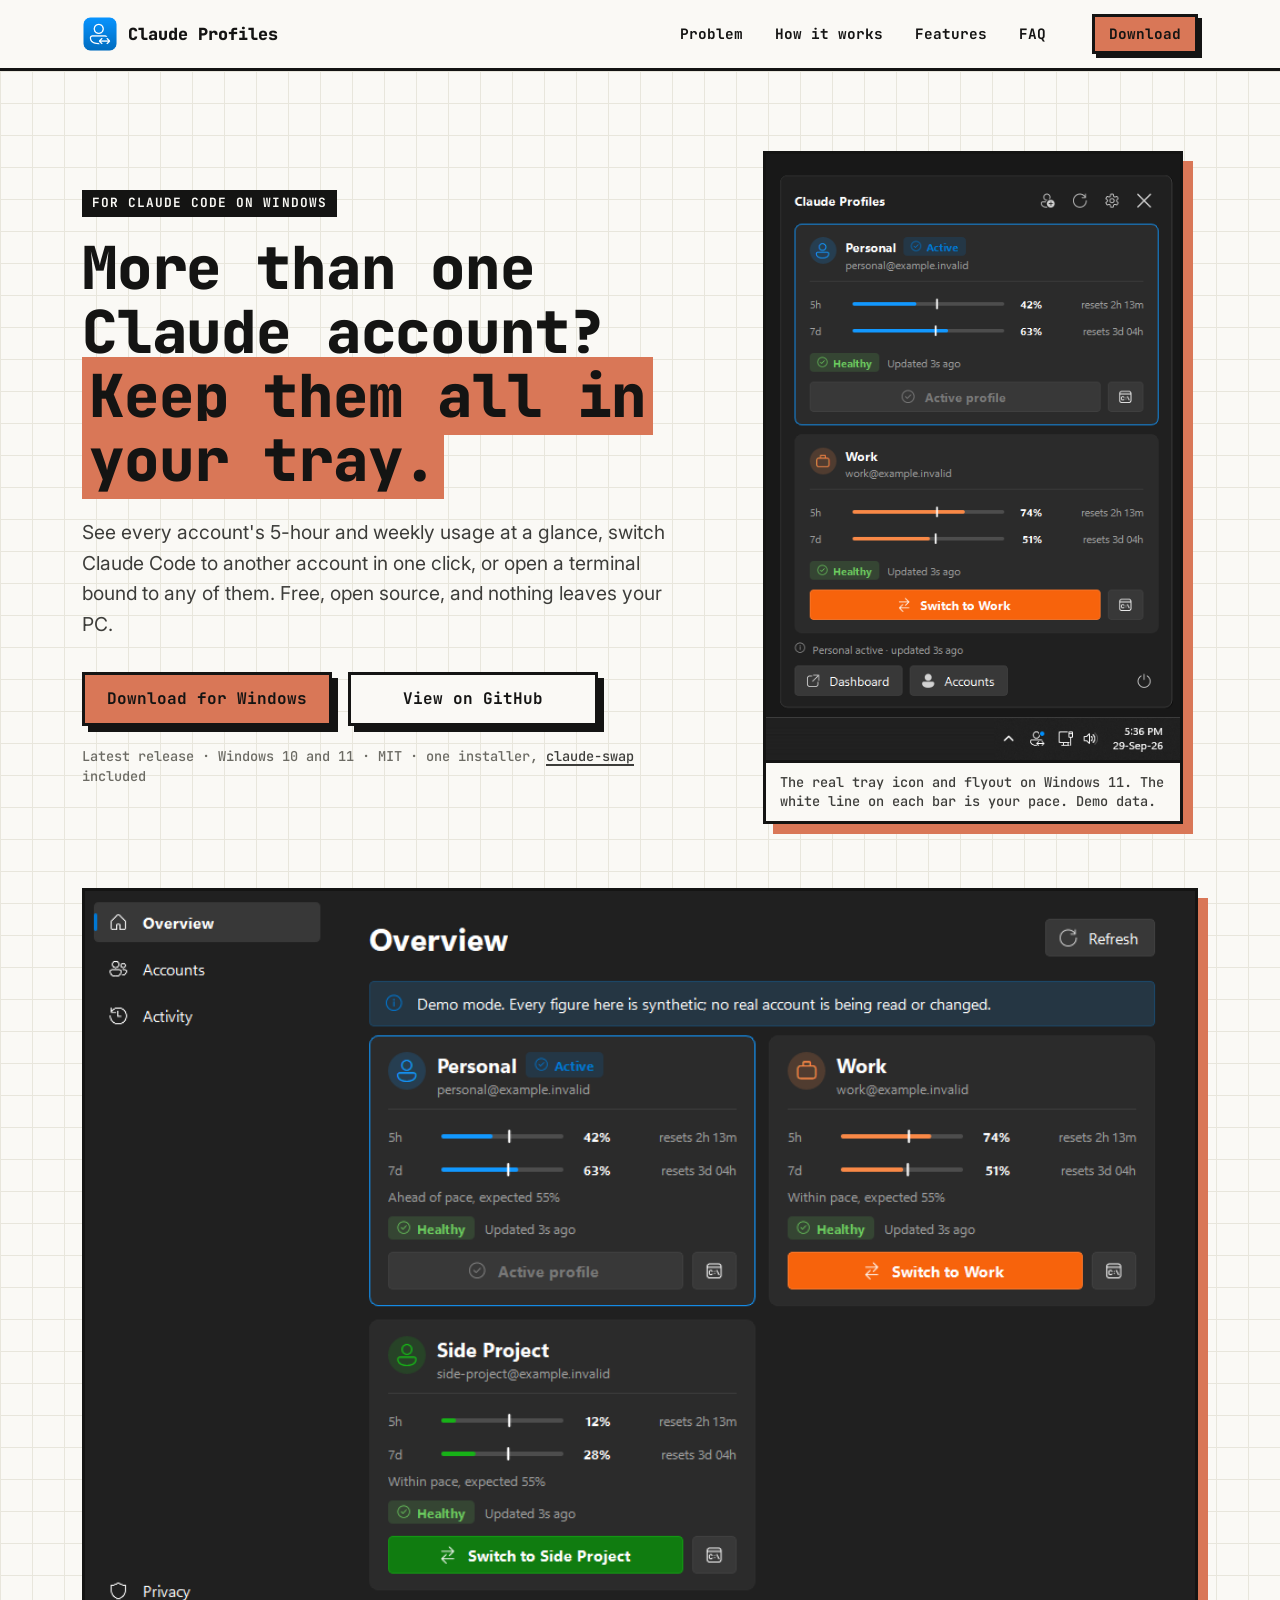
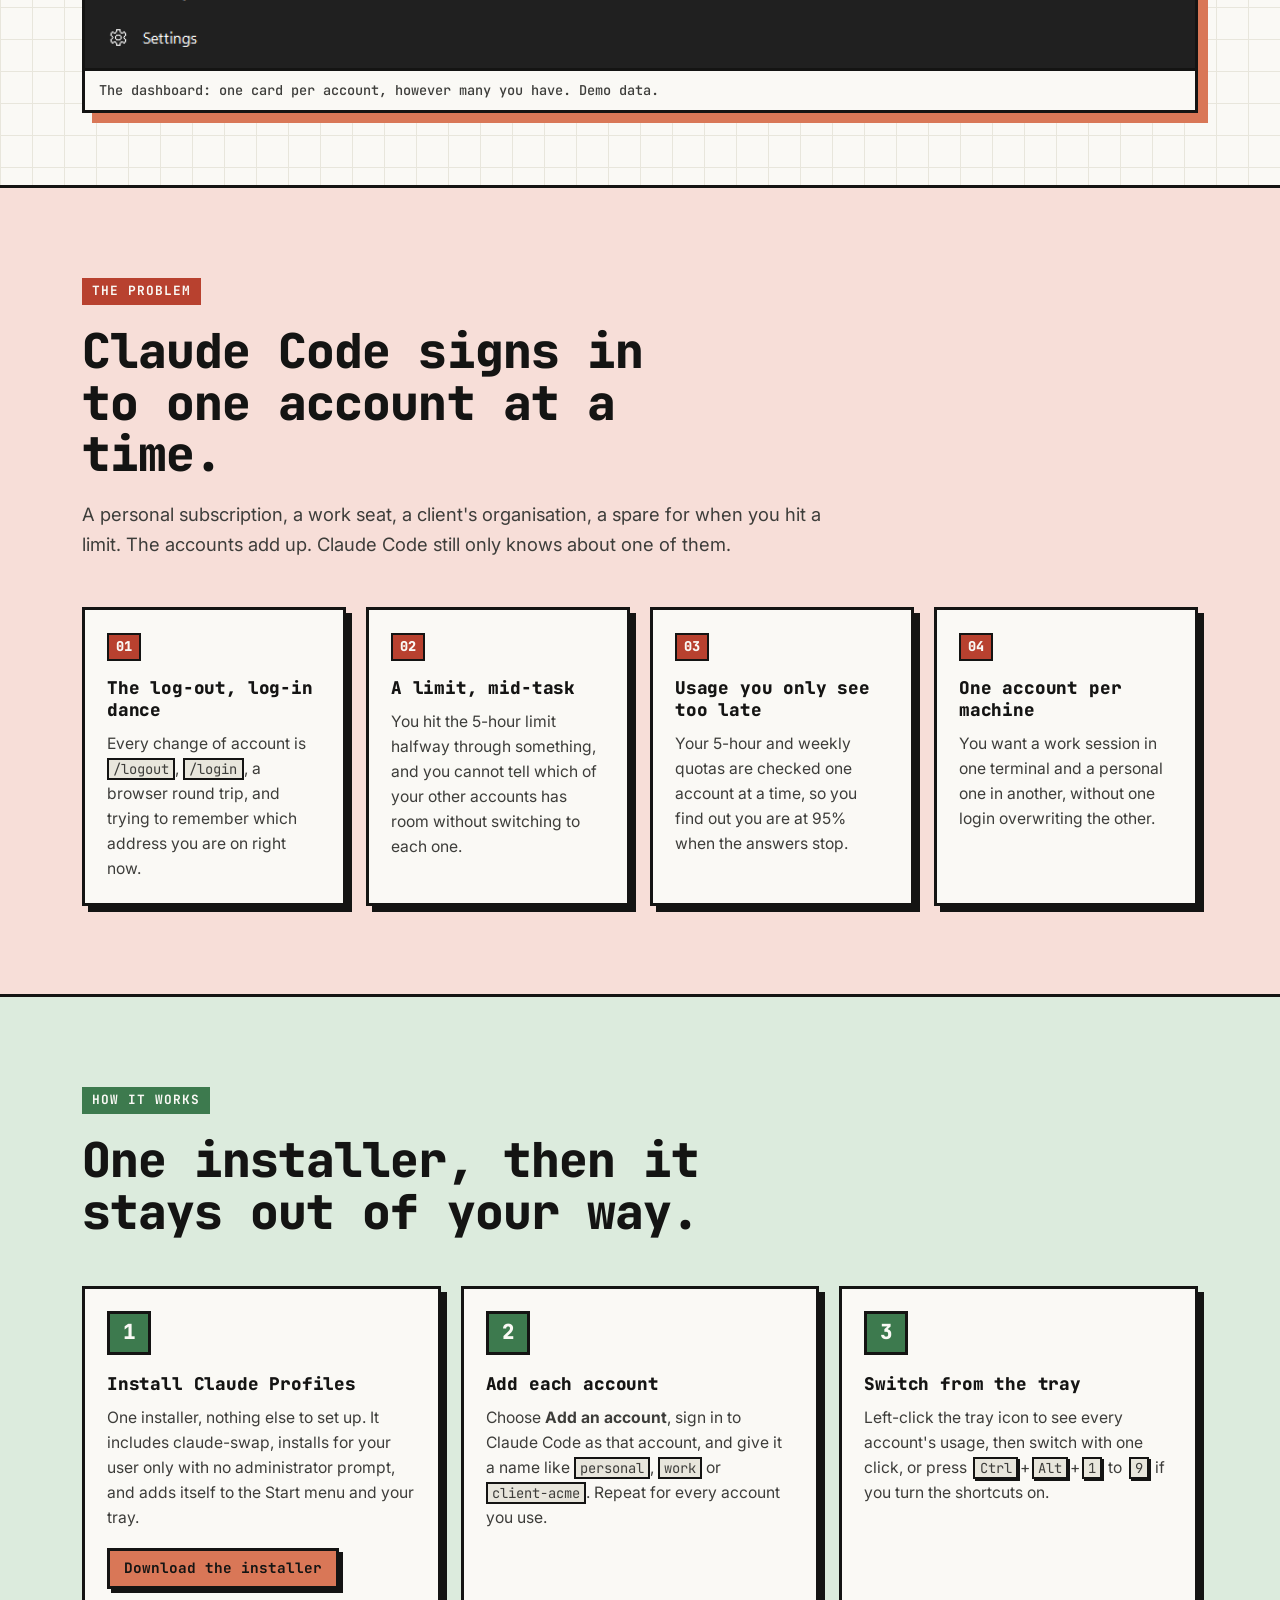
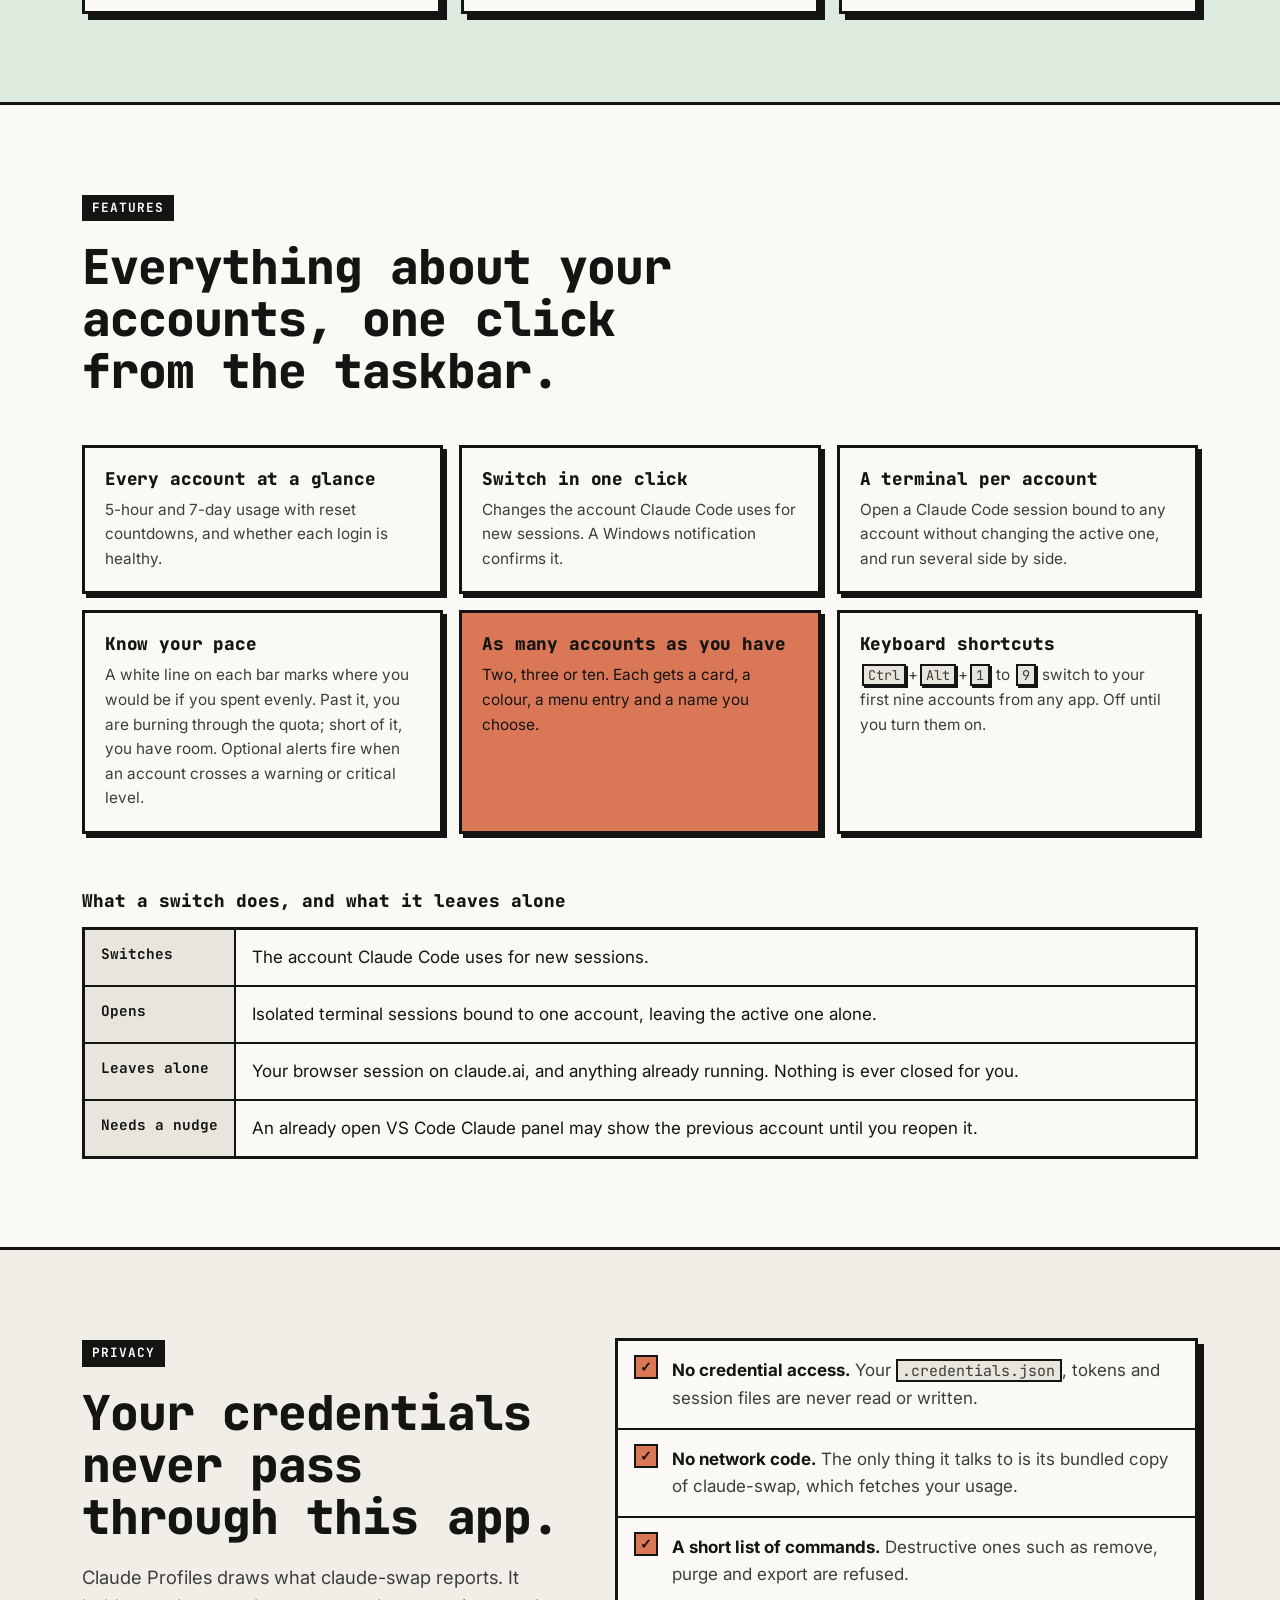
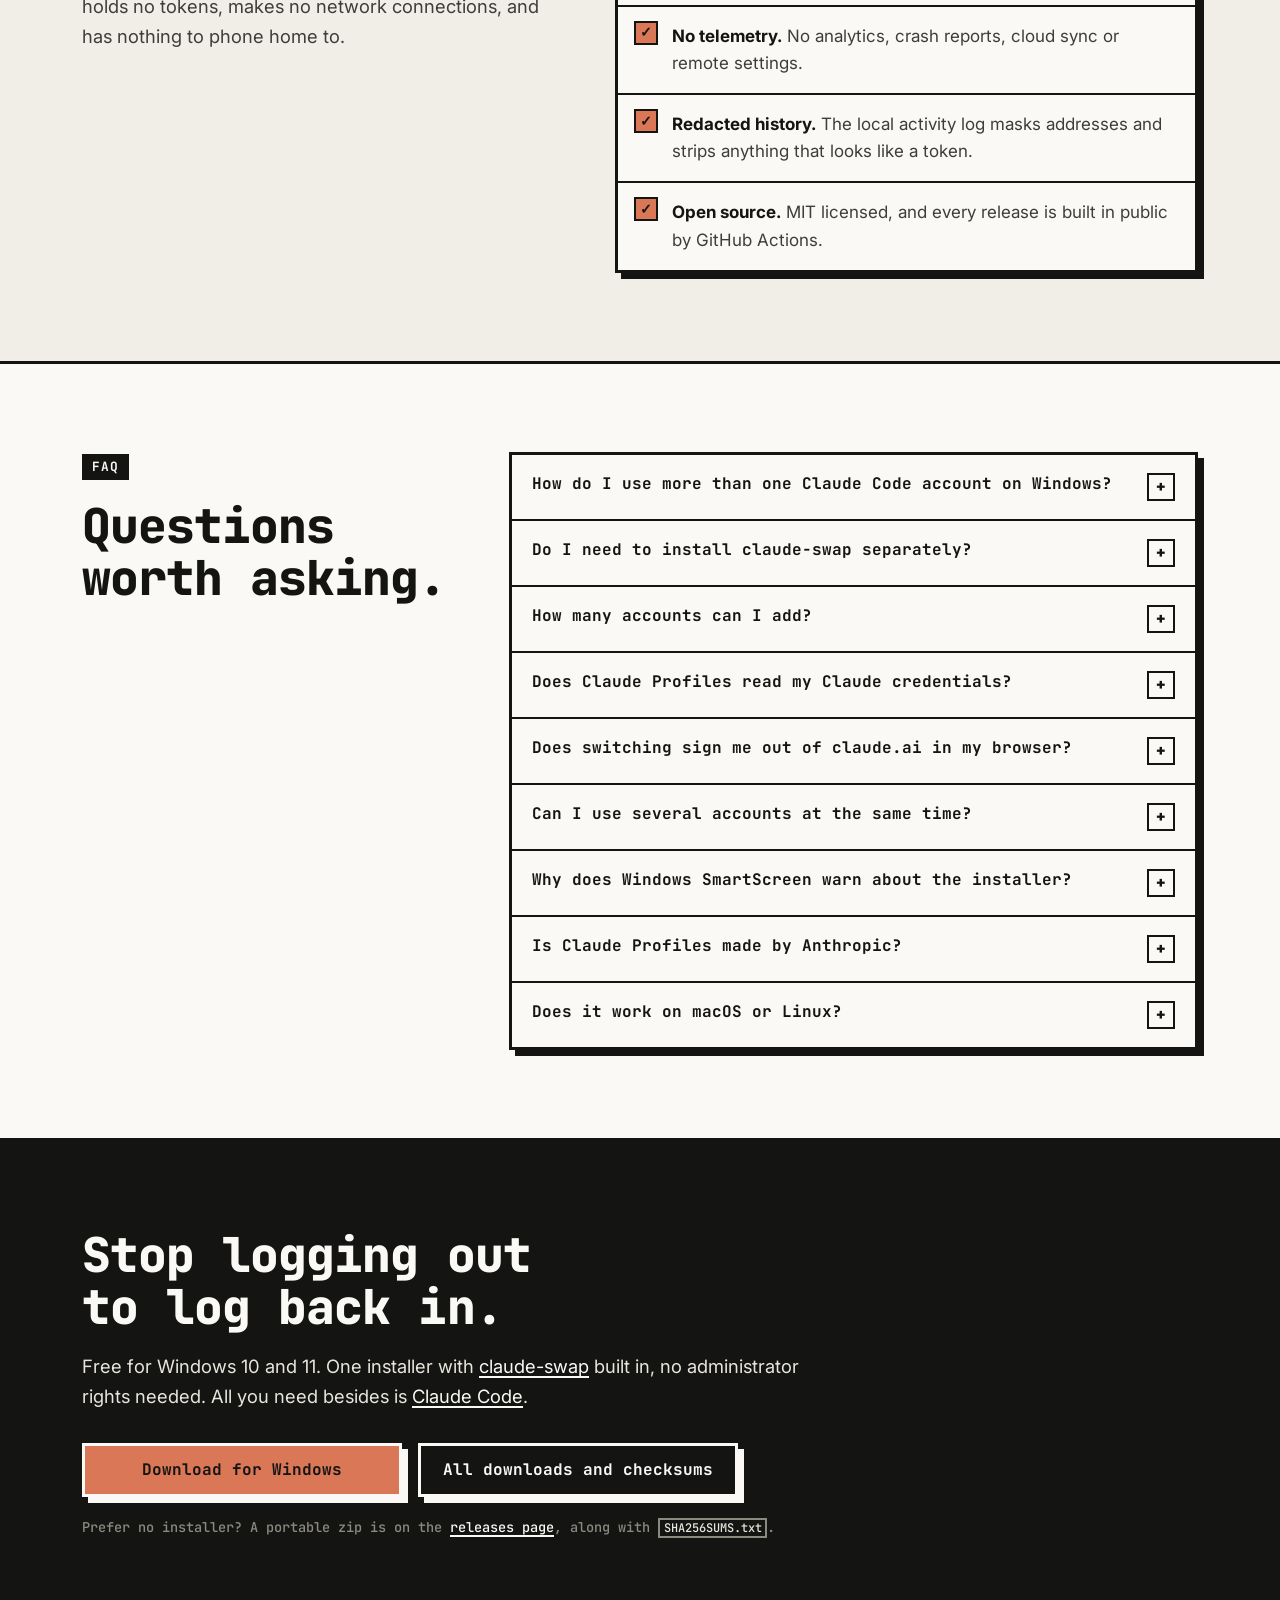
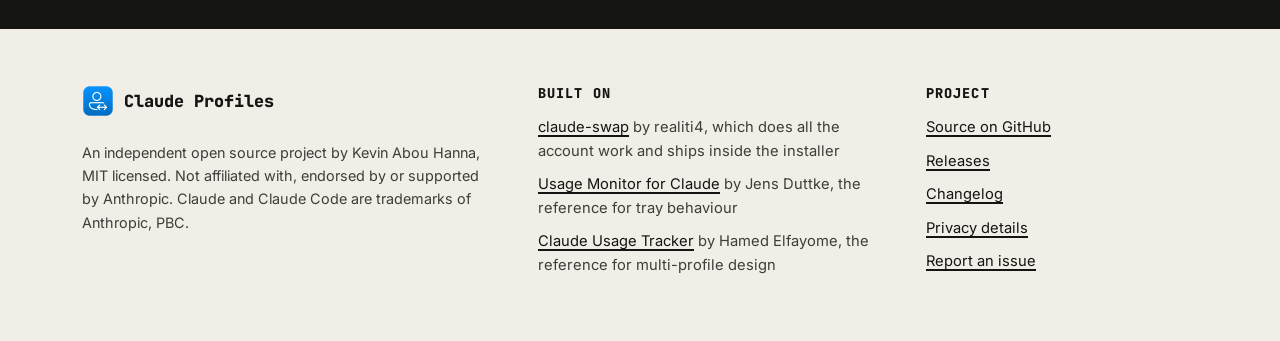
<file: site/index.html>
<!DOCTYPE html>
<html lang="en">
<head>
<meta charset="utf-8">
<meta name="viewport" content="width=device-width, initial-scale=1">
<title>Claude Profiles: every Claude Code account in your Windows tray</title>
<meta name="description" content="Use more than one Claude Code account on Windows. See every account's 5-hour and weekly usage at a glance, switch in one click, or open a terminal bound to any account. Free, open source, local only.">
<meta name="color-scheme" content="light">
<meta name="theme-color" content="#FAF9F5">

<meta name="robots" content="index, follow, max-snippet:-1, max-image-preview:large, max-video-preview:-1">
<link rel="canonical" href="https://kevinabouhanna.github.io/claude-profiles-windows/">
<link rel="alternate" type="text/plain" href="https://kevinabouhanna.github.io/claude-profiles-windows/llms.txt" title="llms.txt">
<link rel="icon" href="assets/favicon.ico" sizes="any">
<link rel="icon" type="image/png" href="assets/logo-256.png">
<link rel="apple-touch-icon" href="assets/logo-256.png">

<meta property="og:type" content="website">
<meta property="og:site_name" content="Claude Profiles">
<meta property="og:locale" content="en">
<meta property="og:url" content="https://kevinabouhanna.github.io/claude-profiles-windows/">
<meta property="og:title" content="Claude Profiles: every Claude Code account in your Windows tray">
<meta property="og:description" content="See every Claude Code account's usage at a glance, switch in one click, or open a terminal bound to any of them. Free and local only.">
<meta property="og:image" content="https://kevinabouhanna.github.io/claude-profiles-windows/assets/og.png">
<meta property="og:image:type" content="image/png">
<meta property="og:image:width" content="1200">
<meta property="og:image:height" content="630">
<meta property="og:image:alt" content="Claude Profiles: every Claude Code account in your Windows tray">
<meta name="twitter:card" content="summary_large_image">
<meta name="twitter:image" content="https://kevinabouhanna.github.io/claude-profiles-windows/assets/og.png">

<link rel="preconnect" href="https://fonts.googleapis.com">
<link rel="preconnect" href="https://fonts.gstatic.com" crossorigin>
<link href="https://fonts.googleapis.com/css2?family=Inter:wght@400;500;600;700&family=JetBrains+Mono:wght@500;700;800&display=swap" rel="stylesheet">
<link rel="stylesheet" href="styles.css?v=dc05b80e">

<script type="application/ld+json">
{
  "@context": "https://schema.org",
  "@type": "SoftwareApplication",
  "name": "Claude Profiles",
  "applicationCategory": "DeveloperApplication",
  "operatingSystem": "Windows 10, Windows 11",
  "description": "A Windows tray app for people who use more than one Claude Code account. See every account's 5-hour and weekly usage, switch the active account in one click, or open a terminal bound to any account.",
  "url": "https://kevinabouhanna.github.io/claude-profiles-windows/",
  "downloadUrl": "https://github.com/kevinabouhanna/claude-profiles-windows/releases/latest",
  "installUrl": "https://github.com/kevinabouhanna/claude-profiles-windows/releases/latest/download/ClaudeProfiles-Setup.exe",
  "license": "https://opensource.org/licenses/MIT",
  "softwareRequirements": "Windows 10 or 11 (64-bit) and Claude Code. claude-swap is included.",
  "isAccessibleForFree": true,
  "inLanguage": "en",
  "image": "https://kevinabouhanna.github.io/claude-profiles-windows/assets/logo-256.png",
  "screenshot": [
    "https://kevinabouhanna.github.io/claude-profiles-windows/assets/shots/tray.png",
    "https://kevinabouhanna.github.io/claude-profiles-windows/assets/shots/dashboard.png"
  ],
  "featureList": [
    "Shows every Claude Code account's 5-hour and 7-day usage at once",
    "Switches the account Claude Code uses in one click",
    "Opens a terminal bound to any account without changing the active one",
    "Supports as many accounts as you have, each with its own name and colour",
    "Optional usage alerts and Ctrl+Alt+1 to 9 shortcuts",
    "Local only: no network code, no telemetry, never reads your credentials"
  ],
  "author": { "@type": "Person", "name": "Kevin Abou Hanna" },
  "sameAs": "https://github.com/kevinabouhanna/claude-profiles-windows",
  "offers": { "@type": "Offer", "price": "0", "priceCurrency": "USD" }
}
</script>

<script type="application/ld+json" id="faq-jsonld">
{
  "@context": "https://schema.org",
  "@type": "FAQPage",
  "mainEntity": [
    {
      "@type": "Question",
      "name": "How do I use more than one Claude Code account on Windows?",
      "acceptedAnswer": { "@type": "Answer", "text": "Install Claude Profiles. Sign in to Claude Code as each account once and give it a name. From then on, switching is one click in the tray, and every account's usage is visible at a glance. The installer includes claude-swap, the tool that stores each login and swaps between them, so there is nothing else to set up." }
    },
    {
      "@type": "Question",
      "name": "Do I need to install claude-swap separately?",
      "acceptedAnswer": { "@type": "Answer", "text": "No. The installer includes claude-swap, pinned to the version Claude Profiles was tested with, and updates it when you install a newer release. The only other thing you need is Claude Code itself." }
    },
    {
      "@type": "Question",
      "name": "How many accounts can I add?",
      "acceptedAnswer": { "@type": "Answer", "text": "As many as you use. Every account registered with claude-swap gets its own card, colour and menu entry. The optional keyboard shortcuts cover the first nine, as Ctrl+Alt+1 to Ctrl+Alt+9." }
    },
    {
      "@type": "Question",
      "name": "Does Claude Profiles read my Claude credentials?",
      "acceptedAnswer": { "@type": "Answer", "text": "No. Claude Profiles never opens your credentials file, tokens or session files. All credential handling stays in claude-swap, which Claude Profiles runs with a short list of allowed commands. The app has no network code and sends no telemetry." }
    },
    {
      "@type": "Question",
      "name": "Does switching sign me out of claude.ai in my browser?",
      "acceptedAnswer": { "@type": "Answer", "text": "No. Switching changes which account Claude Code uses for new sessions. Your browser session on claude.ai is separate and is not touched, and nothing that is already running is closed." }
    },
    {
      "@type": "Question",
      "name": "Can I use several accounts at the same time?",
      "acceptedAnswer": { "@type": "Answer", "text": "Yes. The terminal button on each account opens a Claude Code session bound to that account, without changing the account that is active everywhere else. Open one per account and use them side by side." }
    },
    {
      "@type": "Question",
      "name": "Why does Windows SmartScreen warn about the installer?",
      "acceptedAnswer": { "@type": "Answer", "text": "The installer is not code-signed yet, so SmartScreen does not recognise it. Choose More info, then Run anyway. Every release is built by GitHub Actions from the public source, with SHA-256 checksums and a build provenance attestation you can verify with the GitHub CLI." }
    },
    {
      "@type": "Question",
      "name": "Is Claude Profiles made by Anthropic?",
      "acceptedAnswer": { "@type": "Answer", "text": "No. It is an independent, open source project under the MIT licence. It is not affiliated with, endorsed by or supported by Anthropic." }
    },
    {
      "@type": "Question",
      "name": "Does it work on macOS or Linux?",
      "acceptedAnswer": { "@type": "Answer", "text": "No, Claude Profiles is Windows only. On macOS, Claude Usage Tracker by Hamed Elfayome covers multi-profile usage, and claude-swap itself runs on every platform from the command line." }
    }
  ]
}
</script>
</head>
<body>

<a class="skip" href="#main">Skip to content</a>

<nav class="nav" aria-label="Main">
  <div class="wrap nav__inner">
    <a class="brand" href="#top" aria-label="Claude Profiles, back to top">
      <img src="assets/logo-128.png" alt="" width="36" height="36">
      <span>Claude Profiles</span>
    </a>
    <ul class="nav__links">
      <li><a href="#problem">Problem</a></li>
      <li><a href="#how">How it works</a></li>
      <li><a href="#features">Features</a></li>
      <li><a href="#faq">FAQ</a></li>
    </ul>
    <a class="btn btn--small" href="#download">Download</a>
  </div>
</nav>

<main id="main">

<header class="hero" id="top">
  <div class="wrap hero__grid">
    <div class="hero__copy">
      <p class="kicker">For Claude Code on Windows</p>
      <h1>More than one Claude account? <span class="mark">Keep them all in your tray.</span></h1>
      <p class="lede">See every account's 5-hour and weekly usage at a glance, switch Claude Code to another account in one click, or open a terminal bound to any of them. Free, open source, and nothing leaves your PC.</p>
      <div class="cta-pair">
        <a class="btn" href="https://github.com/kevinabouhanna/claude-profiles-windows/releases/latest/download/ClaudeProfiles-Setup.exe" data-download>Download for Windows</a>
        <a class="btn btn--ghost" href="https://github.com/kevinabouhanna/claude-profiles-windows">View on GitHub</a>
      </div>
      <p class="meta"><span data-version>Latest release</span> · Windows 10 and 11 · MIT · one installer, <a href="https://github.com/realiti4/claude-swap">claude-swap</a> included</p>
    </div>

    <figure class="tray-shot">
      <img src="assets/shots/tray.png" width="464" height="679" alt="The Claude Profiles icon in the Windows 11 taskbar, with its flyout open above it showing a Personal and a Work account. Each has 5-hour and 7-day usage bars with a white pace marker: Personal's 5-hour usage sits short of its marker, Work's runs past it.">
      <figcaption>The real tray icon and flyout on Windows 11. The white line on each bar is your pace. Demo data.</figcaption>
    </figure>
  </div>

  <div class="wrap">
    <figure class="shot">
      <img src="assets/shots/dashboard.png" width="1000" height="700" alt="The Claude Profiles dashboard with three accounts, Personal, Work and Side Project, each showing 5-hour and 7-day usage bars with white pace markers and a switch button">
      <figcaption>The dashboard: one card per account, however many you have. Demo data.</figcaption>
    </figure>
  </div>
</header>

<section class="section section--problem" id="problem">
  <div class="wrap">
    <p class="kicker">The problem</p>
    <h2>Claude Code signs in to one account at a time.</h2>
    <p class="section__lede">A personal subscription, a work seat, a client's organisation, a spare for when you hit a limit. The accounts add up. Claude Code still only knows about one of them.</p>
    <ol class="cards cards--4">
      <li class="card">
        <span class="card__num">01</span>
        <h3>The log-out, log-in dance</h3>
        <p>Every change of account is <code>/logout</code>, <code>/login</code>, a browser round trip, and trying to remember which address you are on right now.</p>
      </li>
      <li class="card">
        <span class="card__num">02</span>
        <h3>A limit, mid-task</h3>
        <p>You hit the 5-hour limit halfway through something, and you cannot tell which of your other accounts has room without switching to each one.</p>
      </li>
      <li class="card">
        <span class="card__num">03</span>
        <h3>Usage you only see too late</h3>
        <p>Your 5-hour and weekly quotas are checked one account at a time, so you find out you are at 95% when the answers stop.</p>
      </li>
      <li class="card">
        <span class="card__num">04</span>
        <h3>One account per machine</h3>
        <p>You want a work session in one terminal and a personal one in another, without one login overwriting the other.</p>
      </li>
    </ol>
  </div>
</section>

<section class="section section--how" id="how">
  <div class="wrap">
    <p class="kicker">How it works</p>
    <h2>One installer, then it stays out of your way.</h2>
    <ol class="steps">
      <li class="step">
        <span class="step__num">1</span>
        <div>
          <h3>Install Claude Profiles</h3>
          <p>One installer, nothing else to set up. It includes claude-swap, installs for your user only with no administrator prompt, and adds itself to the Start menu and your tray.</p>
          <a class="btn btn--small" href="https://github.com/kevinabouhanna/claude-profiles-windows/releases/latest/download/ClaudeProfiles-Setup.exe" data-download>Download the installer</a>
        </div>
      </li>
      <li class="step">
        <span class="step__num">2</span>
        <div>
          <h3>Add each account</h3>
          <p>Choose <b>Add an account</b>, sign in to Claude Code as that account, and give it a name like <code>personal</code>, <code>work</code> or <code>client-acme</code>. Repeat for every account you use.</p>
        </div>
      </li>
      <li class="step">
        <span class="step__num">3</span>
        <div>
          <h3>Switch from the tray</h3>
          <p>Left-click the tray icon to see every account's usage, then switch with one click, or press <kbd>Ctrl</kbd>+<kbd>Alt</kbd>+<kbd>1</kbd> to <kbd>9</kbd> if you turn the shortcuts on.</p>
        </div>
      </li>
    </ol>
  </div>
</section>

<section class="section" id="features">
  <div class="wrap">
    <p class="kicker">Features</p>
    <h2>Everything about your accounts, one click from the taskbar.</h2>

    <div class="feature-split">
      <ul class="features">
        <li class="feature">
          <h3>Every account at a glance</h3>
          <p>5-hour and 7-day usage with reset countdowns, and whether each login is healthy.</p>
        </li>
        <li class="feature">
          <h3>Switch in one click</h3>
          <p>Changes the account Claude Code uses for new sessions. A Windows notification confirms it.</p>
        </li>
        <li class="feature">
          <h3>A terminal per account</h3>
          <p>Open a Claude Code session bound to any account without changing the active one, and run several side by side.</p>
        </li>
        <li class="feature">
          <h3>Know your pace</h3>
          <p>A white line on each bar marks where you would be if you spent evenly. Past it, you are burning through the quota; short of it, you have room. Optional alerts fire when an account crosses a warning or critical level.</p>
        </li>
        <li class="feature feature--accent">
          <h3>As many accounts as you have</h3>
          <p>Two, three or ten. Each gets a card, a colour, a menu entry and a name you choose.</p>
        </li>
        <li class="feature">
          <h3>Keyboard shortcuts</h3>
          <p><kbd>Ctrl</kbd>+<kbd>Alt</kbd>+<kbd>1</kbd> to <kbd>9</kbd> switch to your first nine accounts from any app. Off until you turn them on.</p>
        </li>
      </ul>
    </div>

    <div class="table-wrap">
      <table class="scope">
        <caption>What a switch does, and what it leaves alone</caption>
        <tbody>
          <tr><th scope="row">Switches</th><td>The account Claude Code uses for new sessions.</td></tr>
          <tr><th scope="row">Opens</th><td>Isolated terminal sessions bound to one account, leaving the active one alone.</td></tr>
          <tr><th scope="row">Leaves alone</th><td>Your browser session on claude.ai, and anything already running. Nothing is ever closed for you.</td></tr>
          <tr><th scope="row">Needs a nudge</th><td>An already open VS Code Claude panel may show the previous account until you reopen it.</td></tr>
        </tbody>
      </table>
    </div>
  </div>
</section>

<section class="section section--privacy" id="privacy">
  <div class="wrap privacy">
    <div>
      <p class="kicker">Privacy</p>
      <h2>Your credentials never pass through this app.</h2>
      <p class="section__lede">Claude Profiles draws what claude-swap reports. It holds no tokens, makes no network connections, and has nothing to phone home to.</p>
    </div>
    <ul class="checklist">
      <li><b>No credential access.</b> Your <code>.credentials.json</code>, tokens and session files are never read or written.</li>
      <li><b>No network code.</b> The only thing it talks to is its bundled copy of claude-swap, which fetches your usage.</li>
      <li><b>A short list of commands.</b> Destructive ones such as remove, purge and export are refused.</li>
      <li><b>No telemetry.</b> No analytics, crash reports, cloud sync or remote settings.</li>
      <li><b>Redacted history.</b> The local activity log masks addresses and strips anything that looks like a token.</li>
      <li><b>Open source.</b> MIT licensed, and every release is built in public by GitHub Actions.</li>
    </ul>
  </div>
</section>

<section class="section" id="faq">
  <div class="wrap faq">
    <div>
      <p class="kicker">FAQ</p>
      <h2>Questions worth asking.</h2>
    </div>
    <div class="faq__list">
      <details>
        <summary>How do I use more than one Claude Code account on Windows?</summary>
        <p>Install Claude Profiles. Sign in to Claude Code as each account once and give it a name. From then on, switching is one click in the tray, and every account's usage is visible at a glance. The installer includes claude-swap, the tool that stores each login and swaps between them, so there is nothing else to set up.</p>
      </details>
      <details>
        <summary>Do I need to install claude-swap separately?</summary>
        <p>No. The installer includes claude-swap, pinned to the version Claude Profiles was tested with, and updates it when you install a newer release. The only other thing you need is Claude Code itself.</p>
      </details>
      <details>
        <summary>How many accounts can I add?</summary>
        <p>As many as you use. Every account registered with claude-swap gets its own card, colour and menu entry. The optional keyboard shortcuts cover the first nine, as Ctrl+Alt+1 to Ctrl+Alt+9.</p>
      </details>
      <details>
        <summary>Does Claude Profiles read my Claude credentials?</summary>
        <p>No. Claude Profiles never opens your credentials file, tokens or session files. All credential handling stays in claude-swap, which Claude Profiles runs with a short list of allowed commands. The app has no network code and sends no telemetry.</p>
      </details>
      <details>
        <summary>Does switching sign me out of claude.ai in my browser?</summary>
        <p>No. Switching changes which account Claude Code uses for new sessions. Your browser session on claude.ai is separate and is not touched, and nothing that is already running is closed.</p>
      </details>
      <details>
        <summary>Can I use several accounts at the same time?</summary>
        <p>Yes. The terminal button on each account opens a Claude Code session bound to that account, without changing the account that is active everywhere else. Open one per account and use them side by side.</p>
      </details>
      <details>
        <summary>Why does Windows SmartScreen warn about the installer?</summary>
        <p>The installer is not code-signed yet, so SmartScreen does not recognise it. Choose More info, then Run anyway. Every release is built by GitHub Actions from the public source, with SHA-256 checksums and a build provenance attestation you can verify with the GitHub CLI.</p>
      </details>
      <details>
        <summary>Is Claude Profiles made by Anthropic?</summary>
        <p>No. It is an independent, open source project under the MIT licence. It is not affiliated with, endorsed by or supported by Anthropic.</p>
      </details>
      <details>
        <summary>Does it work on macOS or Linux?</summary>
        <p>No, Claude Profiles is Windows only. On macOS, Claude Usage Tracker by Hamed Elfayome covers multi-profile usage, and claude-swap itself runs on every platform from the command line.</p>
      </details>
    </div>
  </div>
</section>

<section class="section section--download" id="download">
  <div class="wrap download">
    <h2>Stop logging out to log back in.</h2>
    <p class="section__lede">Free for Windows 10 and 11. One installer with <a href="https://github.com/realiti4/claude-swap">claude-swap</a> built in, no administrator rights needed. All you need besides is <a href="https://docs.anthropic.com/en/docs/claude-code">Claude Code</a>.</p>
    <div class="cta-pair">
      <a class="btn btn--invert" href="https://github.com/kevinabouhanna/claude-profiles-windows/releases/latest/download/ClaudeProfiles-Setup.exe" data-download>Download for Windows</a>
      <a class="btn btn--ghost-invert" href="https://github.com/kevinabouhanna/claude-profiles-windows/releases/latest">All downloads and checksums</a>
    </div>
    <p class="meta meta--invert">Prefer no installer? A portable zip is on the <a href="https://github.com/kevinabouhanna/claude-profiles-windows/releases/latest">releases page</a>, along with <code>SHA256SUMS.txt</code>.</p>
  </div>
</section>

</main>

<footer class="footer">
  <div class="wrap footer__grid">
    <div>
      <a class="brand" href="#top">
        <img src="assets/logo-128.png" alt="" width="32" height="32">
        <span>Claude Profiles</span>
      </a>
      <p class="footer__note">An independent open source project by Kevin Abou Hanna, MIT licensed. Not affiliated with, endorsed by or supported by Anthropic. Claude and Claude Code are trademarks of Anthropic, PBC.</p>
    </div>
    <div>
      <h3>Built on</h3>
      <ul class="footer__links">
        <li><a href="https://github.com/realiti4/claude-swap">claude-swap</a> by realiti4, which does all the account work and ships inside the installer</li>
        <li><a href="https://github.com/jens-duttke/usage-monitor-for-claude">Usage Monitor for Claude</a> by Jens Duttke, the reference for tray behaviour</li>
        <li><a href="https://github.com/hamed-elfayome/Claude-Usage-Tracker">Claude Usage Tracker</a> by Hamed Elfayome, the reference for multi-profile design</li>
      </ul>
    </div>
    <div>
      <h3>Project</h3>
      <ul class="footer__links">
        <li><a href="https://github.com/kevinabouhanna/claude-profiles-windows">Source on GitHub</a></li>
        <li><a href="https://github.com/kevinabouhanna/claude-profiles-windows/releases">Releases</a></li>
        <li><a href="https://github.com/kevinabouhanna/claude-profiles-windows/blob/main/CHANGELOG.md">Changelog</a></li>
        <li><a href="https://github.com/kevinabouhanna/claude-profiles-windows/blob/main/docs/privacy.md">Privacy details</a></li>
        <li><a href="https://github.com/kevinabouhanna/claude-profiles-windows/issues">Report an issue</a></li>
      </ul>
    </div>
  </div>
</footer>

<script>
// Glide to in-page sections. CSS scroll-behavior is skipped by browsers that
// report reduced motion, which made the nav jump; this is a short, eased
// scroll that behaves the same everywhere. The sticky nav is allowed for.
(function () {
  var nav = document.querySelector(".nav");
  // "instant" matters: the stylesheet's scroll-behavior: smooth would
  // otherwise turn every step into a new browser animation that cancels the
  // last, so the page would stutter or not move at all.
  function jump(y) { window.scrollTo({ top: y, behavior: "instant" }); }
  function ease(t) { return t < 0.5 ? 4 * t * t * t : 1 - Math.pow(-2 * t + 2, 3) / 2; }
  document.addEventListener("click", function (event) {
    var link = event.target.closest('a[href^="#"]');
    if (!link || event.defaultPrevented || event.button !== 0 || event.metaKey || event.ctrlKey) return;
    var id = link.getAttribute("href").slice(1);
    var target = id ? document.getElementById(id) : document.body;
    if (!target) return;
    event.preventDefault();
    var offset = id && id !== "top" ? nav.offsetHeight + 16 : 0;
    var from = window.scrollY;
    var to = Math.max(0, target.getBoundingClientRect().top + from - offset);
    var duration = Math.min(900, Math.max(350, Math.abs(to - from) / 4));
    var start = null;
    function finish() {
      history.pushState(null, "", "#" + id);
      if (id && link.classList.contains("skip")) target.focus({ preventScroll: true });
    }
    // A hidden tab gets no animation frames; there is nothing to watch, so jump.
    if (document.hidden) { jump(to); finish(); return; }
    function step(now) {
      if (start === null) start = now;
      var t = Math.min(1, (now - start) / duration);
      jump(from + (to - from) * ease(t));
      if (t < 1) requestAnimationFrame(step);
      else finish();
    }
    requestAnimationFrame(step);
  });
})();

// Show the latest version next to the download buttons. The links already
// point at the latest release, so the page works the same if this fails.
(function () {
  var label = document.querySelector("[data-version]");
  if (!label || !window.fetch) return;
  fetch("https://api.github.com/repos/kevinabouhanna/claude-profiles-windows/releases/latest")
    .then(function (r) { return r.ok ? r.json() : null; })
    .then(function (release) {
      if (release && release.tag_name) label.textContent = "Version " + release.tag_name.replace(/^v/, "");
    })
    .catch(function () {});
})();
</script>
</body>
</html>
</file>
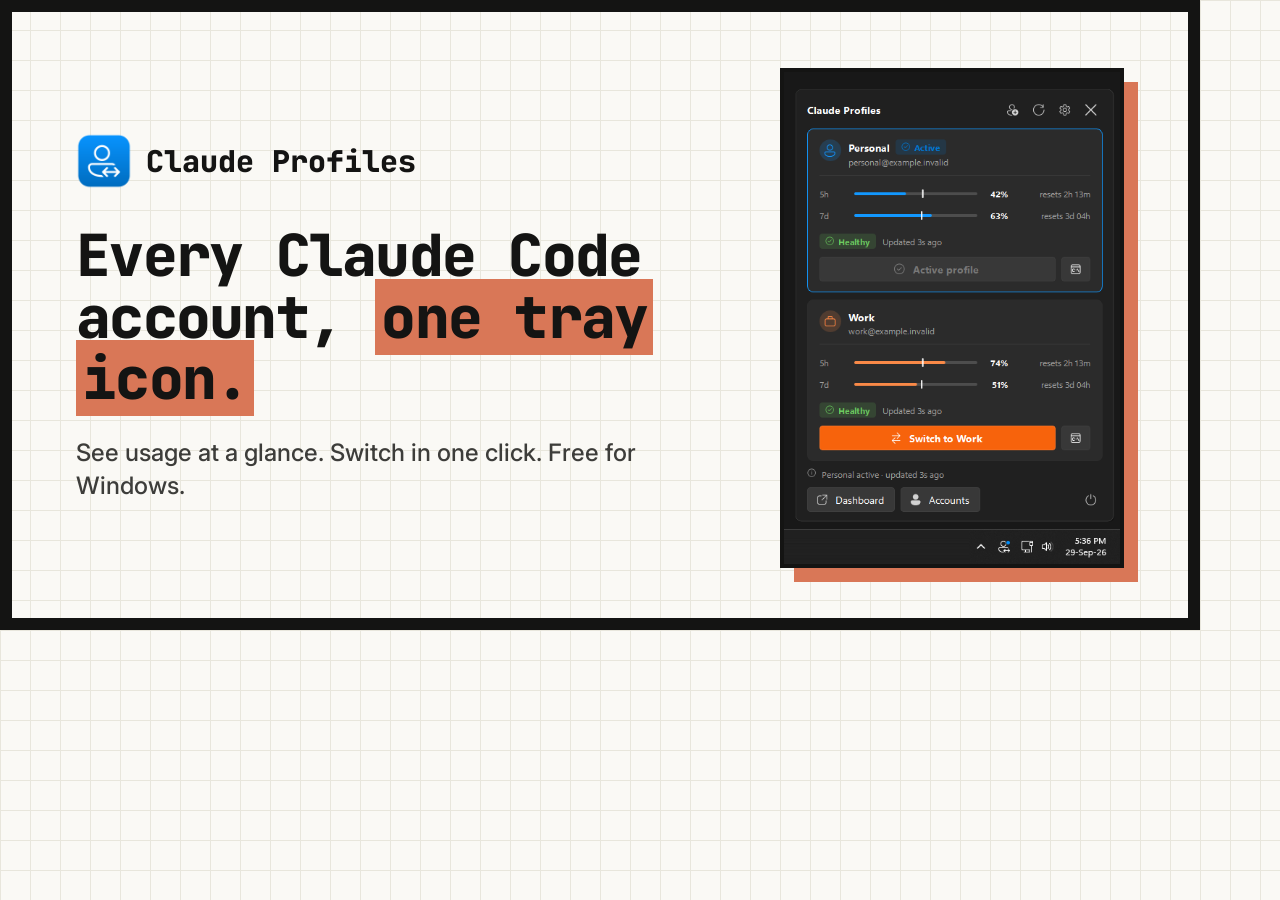
<file: site/assets/og-card.html>
<!DOCTYPE html>
<!--
  Source of og.png, the 1200x630 link preview. Change one, change the other.
  Re-render from the repository root with:

  "C:\Program Files\Google\Chrome\Application\chrome.exe" --headless=new --hide-scrollbars
    --window-size=1200,630 --screenshot="%CD%\site\assets\og.png" "file:///%CD%/site/assets/og-card.html"
-->
<html lang="en">
<head>
<meta charset="utf-8">
<title>Claude Profiles link preview</title>
<link href="https://fonts.googleapis.com/css2?family=Inter:wght@500;600&family=JetBrains+Mono:wght@700;800&display=swap" rel="stylesheet">
<style>
  :root {
    --paper: #FAF9F5;
    --paper-3: #E8E6DC;
    --ink: #141413;
    --ink-2: #3D3D3A;
    --accent: #D97757;
    --terminal-dim: #8C8A80;
    --yellow: #E8B23A;
  }
  * { box-sizing: border-box; margin: 0; }
  html, body { width: 1200px; height: 630px; overflow: hidden; }
  body {
    background:
      linear-gradient(var(--paper-3) 1px, transparent 1px) 0 0 / 30px 30px,
      linear-gradient(90deg, var(--paper-3) 1px, transparent 1px) 0 0 / 30px 30px,
      var(--paper);
    color: var(--ink);
    font-family: Inter, sans-serif;
    padding: 56px 64px;
    display: grid;
    grid-template-columns: 1fr auto;
    gap: 48px;
    align-items: center;
    border: 12px solid var(--ink);
  }
  .brand { display: flex; align-items: center; gap: 14px; font: 800 30px/1 "JetBrains Mono", monospace; }
  .brand img { width: 56px; height: 56px; }
  h1 { margin-top: 36px; font: 800 58px/1.06 "JetBrains Mono", monospace; letter-spacing: -0.03em; }
  h1 span { background: var(--accent); padding: 0 6px; box-decoration-break: clone; -webkit-box-decoration-break: clone; }
  p { margin-top: 26px; font: 500 24px/1.4 Inter, sans-serif; color: var(--ink-2); }
  .shot {
    display: block;
    height: 500px;
    border: 4px solid var(--ink);
    box-shadow: 14px 14px 0 var(--accent);
  }
</style>
</head>
<body>
  <div>
    <div class="brand"><img src="logo-256.png" alt="">Claude Profiles</div>
    <h1>Every Claude Code account, <span>one tray icon.</span></h1>
    <p>See usage at a glance. Switch in one click. Free for Windows.</p>
  </div>
<img class="shot" src="shots/tray.png" alt="">
</body>
</html>
</file>
<file: site/styles.css>
/* Claude Profiles - brutalist, light only.
   Every colour is a token here; a raw hex anywhere below is a bug. */

:root {
  color-scheme: light;

  /* 60 / 30 / 10: paper, ink, one accent. */
  --paper: #FAF9F5;
  --paper-2: #F0EEE6;
  --paper-3: #E8E6DC;
  --ink: #141413;
  --ink-2: #3D3D3A;
  --ink-3: #6B6A63;

  /* Claude Code's clay orange. Fills and marks only: ink goes on top of it. */
  --accent: #D97757;
  --accent-strong: #C15F3C;
  --accent-tint: #F6E3DA;
  --accent-ink: #9A4122;   /* accent-coloured text readable on paper */

  --red: #B8412F;
  --red-tint: #F7DED8;
  --green: #3D7A4E;
  --green-tint: #DCEBDD;
  --yellow: #E8B23A;

  --terminal: #141413;
  --terminal-ink: #F0EEE6;
  --terminal-dim: #8C8A80;

  --border: 3px solid var(--ink);
  --border-thin: 2px solid var(--ink);
  --shadow: 6px 6px 0 var(--ink);
  --shadow-sm: 4px 4px 0 var(--ink);
  --shadow-lg: 10px 10px 0 var(--ink);
  /* Dark screenshots on a black shadow read as one blob, so their frames cast
     the accent instead. */
  --shadow-shot: 10px 10px 0 var(--accent);

  --mono: "JetBrains Mono", ui-monospace, "Cascadia Code", Consolas, monospace;
  --sans: "Inter", system-ui, -apple-system, "Segoe UI", sans-serif;

  --wrap: 1180px;
  --gutter: 16px;
}

*,
*::before,
*::after { box-sizing: border-box; }

html { scroll-behavior: smooth; scroll-padding-top: 88px; }

body {
  margin: 0;
  background: var(--paper);
  color: var(--ink);
  font: 400 17px/1.6 var(--sans);
  -webkit-font-smoothing: antialiased;
  overflow-x: hidden;
}

img { max-width: 100%; height: auto; display: block; }

a { color: var(--ink); text-decoration-thickness: 2px; text-underline-offset: 3px; }
a:hover { color: var(--accent-ink); }

:focus-visible { outline: 3px solid var(--accent); outline-offset: 3px; }

h1, h2, h3 {
  font-family: var(--mono);
  font-weight: 800;
  line-height: 1.08;
  letter-spacing: -0.02em;
  margin: 0;
}
h1 { font-size: clamp(2.1rem, 5vw, 3.7rem); }
h2 { font-size: clamp(1.8rem, 3.8vw, 3rem); max-width: 22ch; }
h3 { font-size: 1.1rem; line-height: 1.25; letter-spacing: -0.01em; }

p { margin: 0; }

code, kbd {
  font-family: var(--mono);
  font-size: 0.88em;
  background: var(--paper-3);
  border: 2px solid var(--ink);
  padding: 0 0.3em;
  white-space: nowrap;
}
kbd { box-shadow: 2px 2px 0 var(--ink); margin: 0 0.15em; }

.wrap {
  width: 100%;
  max-width: var(--wrap);
  margin: 0 auto;
  padding: 0 var(--gutter);
}
@media (min-width: 700px) { :root { --gutter: 32px; } }

.skip {
  position: absolute;
  left: -9999px;
  top: 8px;
  z-index: 100;
  background: var(--ink);
  color: var(--paper);
  padding: 8px 12px;
}
.skip:focus { left: 8px; }

.kicker {
  display: inline-block;
  font: 700 0.8rem/1 var(--mono);
  text-transform: uppercase;
  letter-spacing: 0.08em;
  background: var(--ink);
  color: var(--paper);
  padding: 7px 10px;
  margin-bottom: 20px;
}

/* -- buttons ----------------------------------------------------------- */

/* Buttons sit on a hard shadow and press down into it on hover or focus,
   ending flush with the shadow gone so only the button's own border is left.
   A click adds a small extra dip. Variants only set shadow depth and colour. */
.btn {
  --depth: 6px;
  --shadow-colour: var(--ink);
  display: inline-flex;
  align-items: center;
  justify-content: center;
  gap: 8px;
  white-space: nowrap;
  font: 700 1rem/1 var(--mono);
  text-decoration: none;
  color: var(--ink);
  background: var(--accent);
  border: var(--border);
  box-shadow: var(--depth) var(--depth) 0 var(--shadow-colour);
  padding: 16px 22px;
  transition: transform 120ms ease, box-shadow 120ms ease;
}
.btn:hover,
.btn:focus-visible {
  color: var(--ink);
  transform: translate(var(--depth), var(--depth));
  box-shadow: 0 0 0 var(--shadow-colour);
}
.btn:active {
  transform: translate(var(--depth), calc(var(--depth) + 1px));
  transition-duration: 60ms;
}

.btn--ghost { background: var(--paper); }
.btn--small { --depth: 4px; padding: 10px 14px; font-size: 0.9rem; }

.btn--invert { --shadow-colour: var(--paper); border-color: var(--paper); }
.btn--ghost-invert {
  --shadow-colour: var(--paper);
  background: var(--ink);
  color: var(--paper);
  border-color: var(--paper);
}
.btn--ghost-invert:hover,
.btn--ghost-invert:focus-visible { color: var(--paper); }

/* A button pair shares one width, sized by the longer label. */
.cta-pair {
  display: grid;
  grid-template-columns: max-content;
  gap: 16px;
  margin-top: 32px;
}
.cta-pair .btn { width: 100%; }
@media (min-width: 560px) {
  .cta-pair { grid-template-columns: repeat(2, minmax(max-content, 1fr)); width: max-content; }
}
@media (max-width: 559px) {
  .cta-pair { grid-template-columns: 1fr; width: 100%; }
}

/* -- nav --------------------------------------------------------------- */

.nav {
  position: sticky;
  top: 0;
  z-index: 50;
  background: var(--paper);
  border-bottom: var(--border);
}
.nav__inner {
  display: flex;
  align-items: center;
  gap: 24px;
  height: 68px;
}
.brand {
  display: inline-flex;
  align-items: center;
  gap: 10px;
  font: 800 1.05rem/1 var(--mono);
  text-decoration: none;
  color: var(--ink);
}
.nav__links {
  display: none;
  list-style: none;
  margin: 0 0 0 auto;
  padding: 0;
  gap: 4px;
}
.nav__links a {
  font: 700 0.9rem/1 var(--mono);
  text-decoration: none;
  padding: 10px 12px;
  border: 2px solid transparent;
}
.nav__links a:hover { border-color: var(--ink); background: var(--accent-tint); color: var(--ink); }
.nav .btn--small { margin-left: auto; }
@media (min-width: 860px) {
  .nav__links { display: flex; }
  .nav .btn--small { margin-left: 8px; }
}

/* -- hero -------------------------------------------------------------- */

.hero {
  padding: 56px 0 72px;
  border-bottom: var(--border);
  background:
    linear-gradient(var(--paper-3) 1px, transparent 1px) 0 0 / 32px 32px,
    linear-gradient(90deg, var(--paper-3) 1px, transparent 1px) 0 0 / 32px 32px,
    var(--paper);
}
.hero__grid {
  display: grid;
  gap: 40px;
  align-items: center;
}
@media (min-width: 980px) {
  .hero__grid { grid-template-columns: 1.15fr 0.85fr; gap: 56px; padding-top: 24px; }
}
.mark {
  display: inline;
  background: var(--accent);
  box-decoration-break: clone;
  -webkit-box-decoration-break: clone;
  padding: 0 0.12em;
}
.lede {
  font-size: 1.2rem;
  color: var(--ink-2);
  margin-top: 24px;
  max-width: 56ch;
}
.meta {
  margin-top: 20px;
  font: 500 0.85rem/1.5 var(--mono);
  color: var(--ink-3);
}
.meta a { color: var(--ink-2); }

.tray-shot {
  margin: 0;
  justify-self: center;
  width: 100%;
  max-width: 420px;
  border: var(--border);
  box-shadow: var(--shadow-shot);
  background: var(--terminal);
}
.tray-shot img { width: 100%; }
.tray-shot figcaption {
  background: var(--paper);
  border-top: var(--border);
  padding: 10px 14px;
  font: 500 0.85rem/1.4 var(--mono);
  color: var(--ink-2);
}

.shot {
  margin: 64px 0 0;
  border: var(--border);
  box-shadow: var(--shadow-shot);
  background: var(--ink);
}
.shot img { width: 100%; }
.shot figcaption {
  background: var(--paper);
  border-top: var(--border);
  padding: 10px 14px;
  font: 500 0.85rem/1.4 var(--mono);
  color: var(--ink-2);
}

/* -- sections ---------------------------------------------------------- */

.section { padding: 88px 0; border-bottom: var(--border); }
.section__lede { font-size: 1.15rem; color: var(--ink-2); margin-top: 20px; max-width: 62ch; }

/* The problem runs red, the fix runs green: re-pointed on the section. */
.section--problem { background: var(--red-tint); --accent: var(--red); }
.section--problem .kicker { background: var(--red); }
.section--how { background: var(--green-tint); }
.section--how .kicker { background: var(--green); }
.section--privacy { background: var(--paper-2); }

.cards {
  list-style: none;
  padding: 0;
  margin: 48px 0 0;
  display: grid;
  gap: 20px;
}
@media (min-width: 640px) { .cards--4 { grid-template-columns: repeat(2, 1fr); } }
@media (min-width: 1040px) { .cards--4 { grid-template-columns: repeat(4, 1fr); } }
.card {
  background: var(--paper);
  border: var(--border);
  box-shadow: var(--shadow);
  padding: 22px;
}
.card__num {
  display: inline-block;
  font: 800 0.85rem/1 var(--mono);
  color: var(--paper);
  background: var(--red);
  border: var(--border-thin);
  padding: 5px 7px;
  margin-bottom: 16px;
}
.card p { margin-top: 10px; color: var(--ink-2); font-size: 0.98rem; }

.steps {
  list-style: none;
  padding: 0;
  margin: 48px 0 0;
  display: grid;
  gap: 20px;
}
@media (min-width: 980px) { .steps { grid-template-columns: repeat(3, 1fr); } }
.step {
  display: grid;
  gap: 18px;
  align-items: start;
  align-content: start;
  background: var(--paper);
  border: var(--border);
  box-shadow: var(--shadow);
  padding: 22px;
  min-width: 0;
}
.step > div { min-width: 0; }
.step__num {
  display: grid;
  place-items: center;
  width: 44px;
  height: 44px;
  font: 800 1.3rem/1 var(--mono);
  background: var(--green);
  color: var(--paper);
  border: var(--border);
}
.step p { margin-top: 10px; color: var(--ink-2); font-size: 0.98rem; }
.step .btn { margin-top: 18px; }
.code {
  margin: 16px 0 0;
  background: var(--terminal);
  color: var(--terminal-ink);
  border: var(--border);
  padding: 12px;
  overflow-x: auto;
}
.code code {
  background: none;
  border: 0;
  padding: 0;
  font-size: 0.88rem;
  color: inherit;
  white-space: pre;
}
.code code::before { content: "> "; color: var(--accent); }

/* -- features ---------------------------------------------------------- */

.feature-split {
  display: grid;
  gap: 40px;
  margin-top: 48px;
  align-items: start;
}


.features {
  list-style: none;
  padding: 0;
  margin: 0;
  display: grid;
  gap: 16px;
}
@media (min-width: 640px) { .features { grid-template-columns: repeat(2, 1fr); } }
@media (min-width: 1040px) { .features { grid-template-columns: repeat(3, 1fr); } }
.feature {
  border: var(--border);
  background: var(--paper);
  padding: 20px;
  box-shadow: var(--shadow-sm);
}
.feature p { margin-top: 8px; color: var(--ink-2); font-size: 0.96rem; }
.feature--accent { background: var(--accent); }
.feature--accent p { color: var(--ink); }

.table-wrap { margin-top: 56px; overflow-x: auto; }
.scope {
  width: 100%;
  border-collapse: collapse;
  border: var(--border);
  background: var(--paper);
  box-shadow: var(--shadow);
}
.scope caption {
  caption-side: top;
  text-align: left;
  font: 800 1.1rem/1.3 var(--mono);
  padding-bottom: 14px;
}
.scope th, .scope td { border: var(--border-thin); padding: 14px 16px; text-align: left; vertical-align: top; }
.scope th {
  width: 1%;
  white-space: nowrap;
  font: 700 0.9rem/1.4 var(--mono);
  background: var(--paper-3);
}

/* -- privacy ----------------------------------------------------------- */

.privacy { display: grid; gap: 40px; }
@media (min-width: 980px) { .privacy { grid-template-columns: 0.9fr 1.1fr; gap: 56px; align-items: start; } }
.checklist {
  list-style: none;
  margin: 0;
  padding: 0;
  border: var(--border);
  background: var(--paper);
  box-shadow: var(--shadow);
}
.checklist li {
  position: relative;
  padding: 16px 18px 16px 54px;
  color: var(--ink-2);
}
.checklist li + li { border-top: var(--border-thin); }
.checklist li::before {
  content: "✓";
  position: absolute;
  left: 16px;
  top: 14px;
  width: 24px;
  height: 24px;
  display: grid;
  place-items: center;
  font: 800 0.9rem/1 var(--mono);
  background: var(--accent);
  border: var(--border-thin);
  color: var(--ink);
}
.checklist b { color: var(--ink); }

/* -- faq --------------------------------------------------------------- */

.faq { display: grid; gap: 40px; }
@media (min-width: 980px) { .faq { grid-template-columns: 0.7fr 1.3fr; gap: 56px; align-items: start; } }
.faq__list { border: var(--border); box-shadow: var(--shadow); background: var(--paper); }
.faq__list details + details { border-top: var(--border-thin); }
.faq__list summary {
  cursor: pointer;
  list-style: none;
  display: flex;
  justify-content: space-between;
  gap: 16px;
  padding: 18px 20px;
  font: 700 1rem/1.4 var(--mono);
}
.faq__list summary::-webkit-details-marker { display: none; }
.faq__list summary::after {
  content: "+";
  flex: none;
  width: 28px;
  height: 28px;
  display: grid;
  place-items: center;
  border: var(--border-thin);
  font: 800 1rem/1 var(--mono);
}
.faq__list details[open] summary { background: var(--accent-tint); }
.faq__list details[open] summary::after { content: "−"; background: var(--accent); }
.faq__list summary:hover { background: var(--paper-2); }
.faq__list p { padding: 0 20px 20px; color: var(--ink-2); max-width: 70ch; }
.faq__list details[open] p { padding-top: 16px; }

/* -- download ---------------------------------------------------------- */

.section--download { background: var(--ink); color: var(--paper); }
.section--download h2 { max-width: 18ch; }
.section--download .section__lede { color: var(--paper-3); }
.section--download a:not(.btn) { color: var(--paper); }
.section--download a:not(.btn):hover { color: var(--accent); }
.meta--invert { color: var(--terminal-dim); }
.meta--invert code { background: transparent; border-color: var(--terminal-dim); color: var(--paper-3); }

/* -- footer ------------------------------------------------------------ */

.footer { padding: 56px 0 64px; background: var(--paper-2); }
.footer__grid { display: grid; gap: 36px; }
@media (min-width: 860px) { .footer__grid { grid-template-columns: 1.2fr 1fr 0.8fr; gap: 48px; } }
.footer h3 { font-size: 0.85rem; text-transform: uppercase; letter-spacing: 0.08em; margin-bottom: 14px; }
.footer__note { margin-top: 16px; font-size: 0.9rem; color: var(--ink-2); max-width: 46ch; }
.footer__links { list-style: none; margin: 0; padding: 0; display: grid; gap: 10px; font-size: 0.92rem; color: var(--ink-2); }

/* -- small screens ----------------------------------------------------- */

@media (max-width: 420px) {
  body { font-size: 16px; }
  .btn { padding: 14px 16px; }
  .section { padding: 64px 0; }
  .card, .step, .feature { padding: 18px; }
  .scope th { white-space: normal; }
}
</file>
